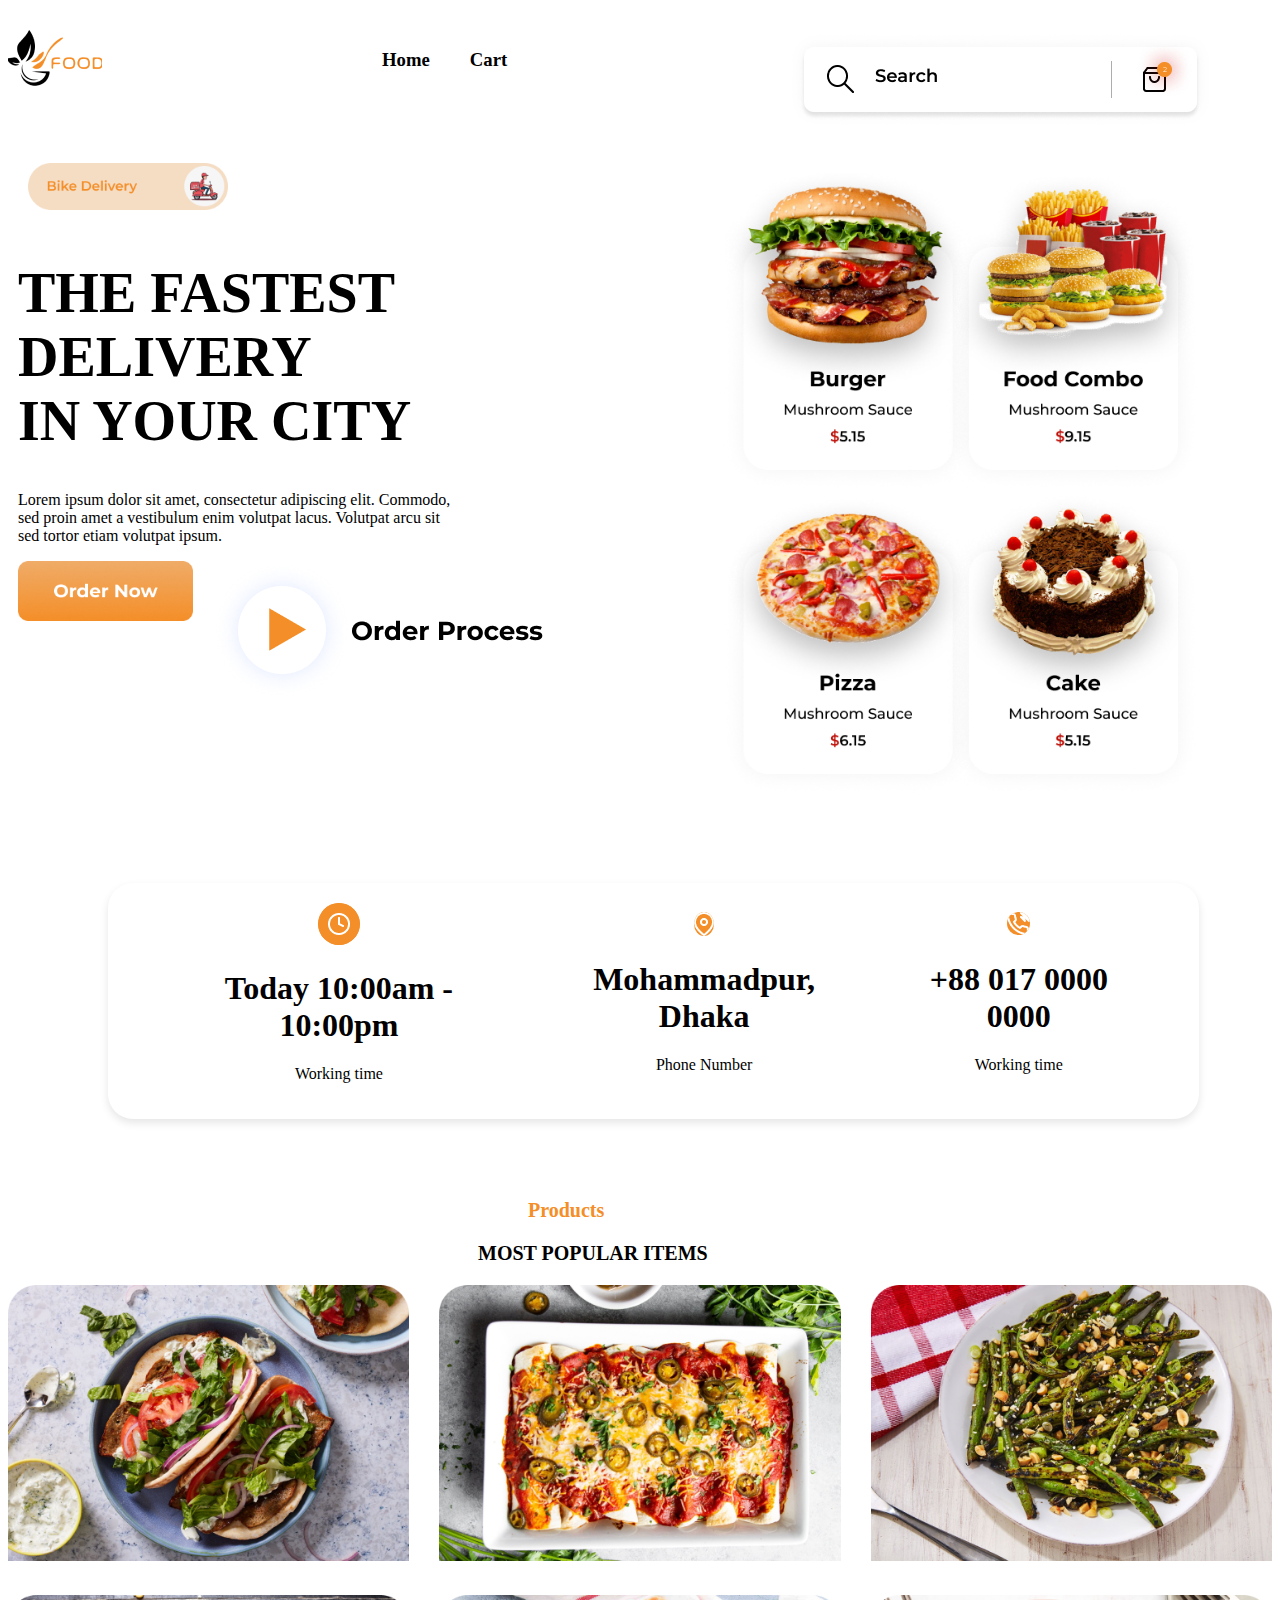
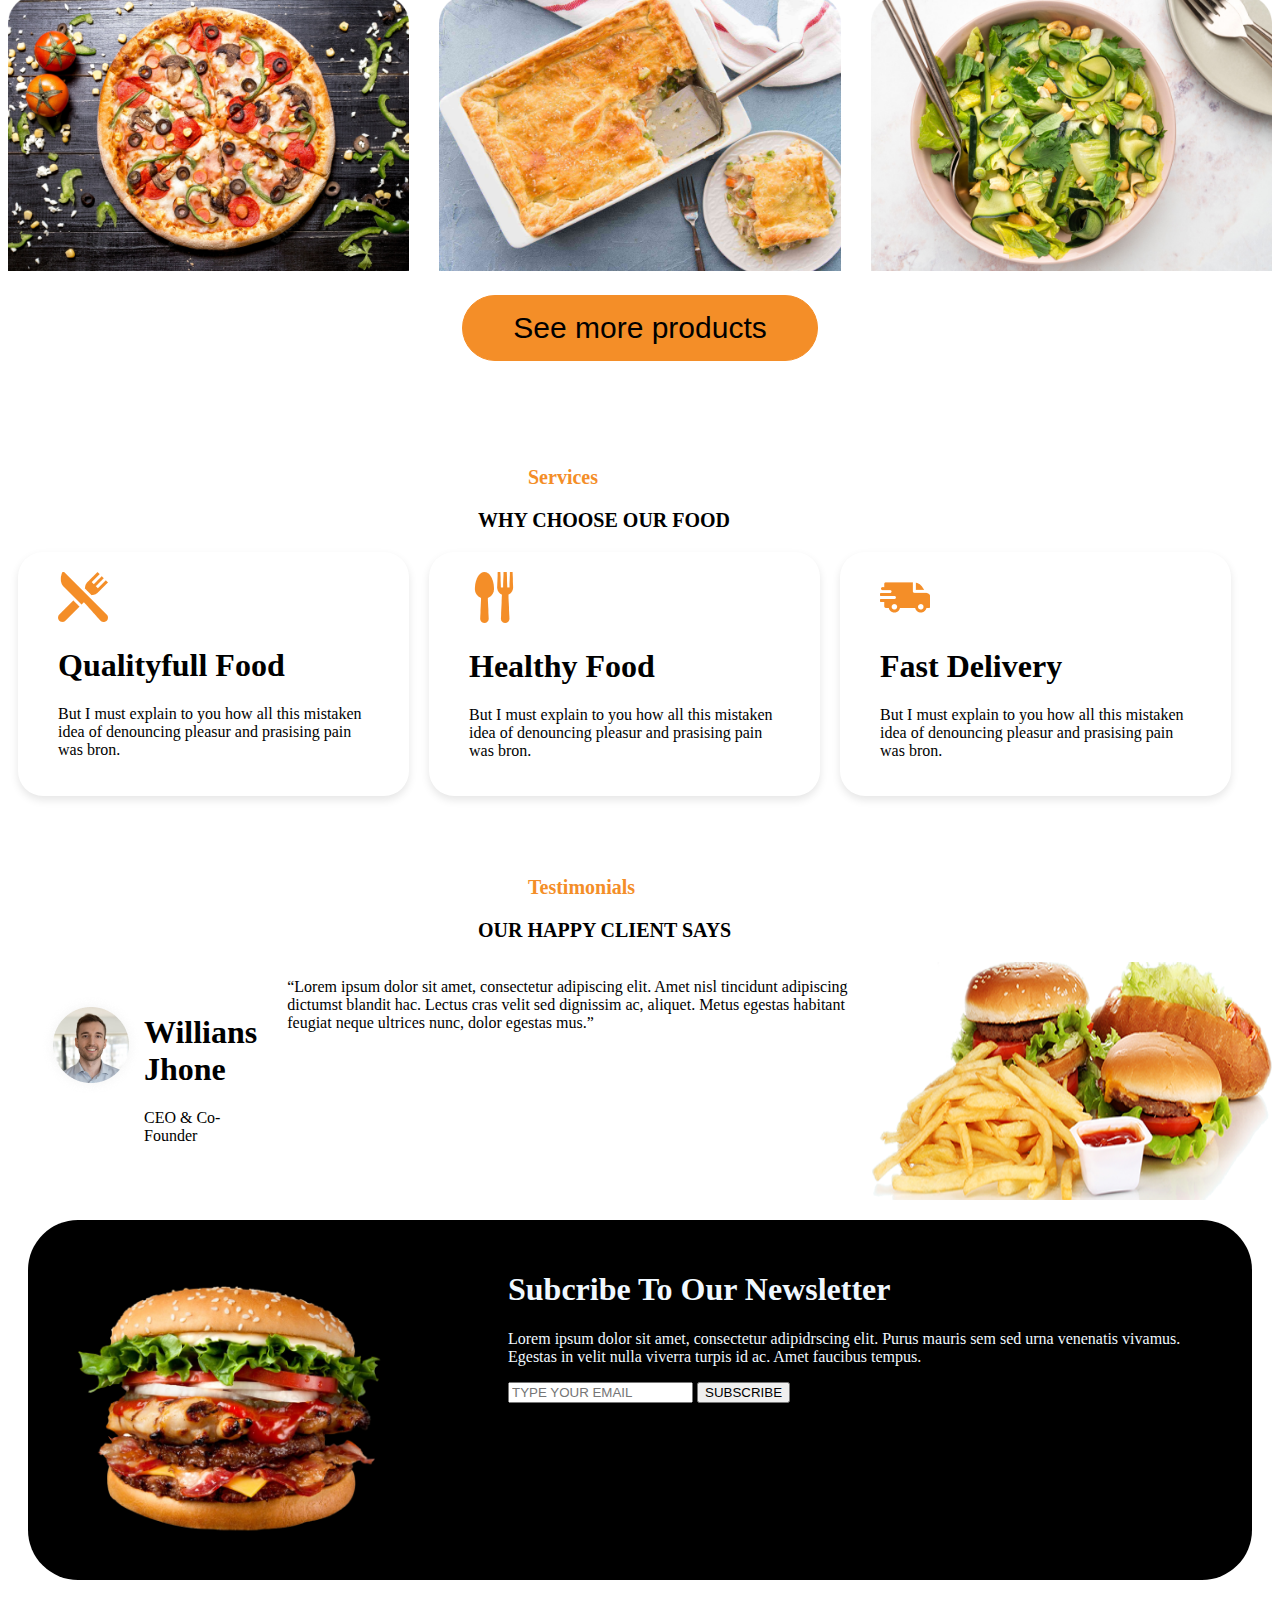
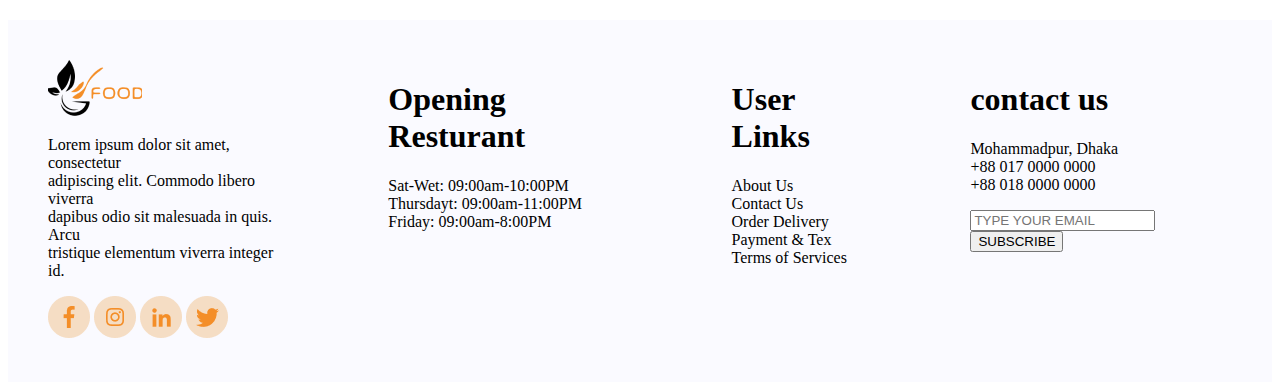
<file: index.html>
<!DOCTYPE html>
<html lang="en">
<head>
    <meta charset="UTF-8">
    <meta name="viewport" content="width=device-width, initial-scale=1.0">
    <title>Document</title>
    
    <link rel="stylesheet" href="./headerr.css">
    <link rel="stylesheet" href="./mainn.css">
    <link rel="stylesheet" href="./foooter.css">
    <link rel="stylesheet" href="./script.js">

</head>
<body class="container">
    <link rel="icon" type="image/png" sizes="32x32" href="./images/favicon-32x32.png">
    <section class="header-container">
        <section class="nav-container">
            <div class="nav">
                <div id="left-menu-id" class="start">
                 <img src="./images/1.png" alt="">
                </div>
                <div class="second">
                    <div class="home">
                        <h3>Home</h3>
                       </div>
                       <div  class="cart">
                           <h3>Cart</h3>
                       </div>
                </div>
               
                <div id="right-menu-id" class="end">
                    <img src="./images/2.png" alt="">
                   </div>

                </div>
                <div class="hero_section">
                    <div class="left_hero_section">
                        <div id="bike" class="bike">
                            <img src="./images/Bike Delivery.png" alt="">
                        </div>
                        <div class="title">
                            <h1>The Fastest <br>
                                Delivery <br>
                                In Your City</h1>
                                <p>Lorem ipsum dolor sit amet, consectetur adipiscing elit. Commodo, <br> sed proin amet a vestibulum enim volutpat lacus. Volutpat arcu sit <br> sed tortor etiam volutpat ipsum. </p>
                        </div>
                        <div class="order_play">
                            <div class="order">
                                <img src="./images/Frame 9.png" alt="">
                            </div>
                            <div class="play">
                                <img src="./images/Order Process.png" alt="">
                               
                            </div>
                        </div>
                       
                    </div>
                    <div class="right_hero_section">
                        <div class="foods">
                            <img src="./images/Food Slider.png" alt=""/>
                        </div>
                        
                    </div>
                </div>
                
               
        </section>
    </section>


    <main>
        <section style=" height: 100%; margin-top: 80px;"
        class="details-container">
        <div class="all_details">
           
        <div class="details">
            
             <div class="icon">
                <img src="./images/Group 19.png" alt=""/>
             </div>  
             <div class="heading">
                <h1>Today 10:00am - 10:00pm  </h1>
             </div> 
                <div class="subheading">
                    <p>Working time</p>
                </div>
                
            </div>
            <div class="divider"></div>
            <div class="details">
                
                    <img src="./images/Group 17.png" alt=""/>
                 
                 <div class="heading">
                    <h1>Mohammadpur, Dhaka </h1>
                 </div>
             <div class="subheading">
                <p>Phone Number</p>
             </div>
                
            </div>
            <div class="divider"></div>
            <div class="details">
                <div class="icon">
                    <img src="./images/Vector (2).png" alt=""/>
                 </div>  
                 <div class="heading">
                    <h1>+88 017 0000 0000 </h1>
                 </div>
               <div class="subheading">
                <p>Working time</p>
               </div>
                
            </div>
        
        </div>
        
       

        </section>
        <section style=" height: 100%; margin-top: 80px;"
        class="item-container">
        <div class="item-title">
            <h3>Products</h3>
            <p>Most Popular items</p>
        </div>
    <div id="items" class="items">
        <div class="item">
            <img src="./images/Mask group.png" alt=""/>
        </div>
        <div class="item">
            <img src="./images/Mask group (1).png" alt=""/>
        </div>
        <div class="item">
            <img src="./images/Mask group (2).png" alt=""/>
        </div>
        <div class="item">
            <img src="./images/Mask group (3).png" alt=""/>
        </div>
        <div class="item">
            <img src="./images/Mask group (4).png" alt=""/>
        </div>
        <div class="item">
            <img src="./images/Mask group (5).png" alt=""/>
        </div>
    </div>
<div class="check-all-product">
    <button onclick="handleShowMoreProduct()">See more products</button>
</div>
</section>

<section style=" height: 100%; margin-top: 80px;"
class="services-container">

<div class="item-title">
    <h3>Services</h3>
    <p>Why Choose Our Food</p>
</div>
<div id="sercices" class="services">
    <div class="service1">
        <img src="./images/Food.png" alt=""/>
        <h1>Qualityfull Food</h1>
        <p>But I must explain to you how all this
            mistaken idea of denouncing pleasur and
            prasising pain was bron.</p>
    </div>
    <div class="service2">
        <img src="./images/Mask group (6).png" alt=""/>
        <h1>Healthy Food</h1>
        <p>But I must explain to you how all this
            mistaken idea of denouncing pleasur and
            prasising pain was bron.</p>
    </div>
    <div class="service3">
        <img src="./images/delivery.png" alt=""/>
        <h1>Fast Delivery</h1>
        <p>But I must explain to you how all this
            mistaken idea of denouncing pleasur and
            prasising pain was bron.</p>
    </div>
    </div>
</section>

<section style=" height: 100%; margin-top: 80px;"
class="testimonial-container">

<div class="item-title">
    <h3>Testimonials</h3>
    <p>Our happy client says</p>
</div>
<div id="testimonials" class="testimonials">
    <div class="testi">
        <div class="testi1">
            <img src="./images/Group 30.png" alt=""/>
        </div>
            <div class="testi_caption">
                <h1>Willians Jhone</h1>
                <p>CEO & Co-Founder</p>
            </div>
           
        </div>
            <p> “Lorem ipsum dolor sit amet, consectetur adipiscing elit. Amet nisl tincidunt adipiscing dictumst blandit hac. Lectus cras velit sed dignissim ac, aliquet. Metus egestas habitant feugiat neque ultrices nunc, dolor egestas mus.”</p>
        
   
    <div class="testimo">
        <img src="./images/junk food.png" alt=""/>
        
   
    
    </div>
</section>
<section>
    <div class="newsletter">
        <div class="burger">
            <img src="./images/burger.png" alt="">
        </div>
        <div class="news">
            <h1>Subcribe To Our Newsletter</h1>
            <p>Lorem ipsum dolor sit amet, consectetur adipidrscing elit. Purus mauris sem sed urna venenatis vivamus. Egestas in velit nulla viverra turpis id ac. Amet faucibus tempus.</p>
            <form onsubmit="handleContact(event)" class="form">
                <input class="input" name="email" type="email" placeholder="TYPE YOUR EMAIL" required/>
                <button type="submit" id="send-btn">SUBSCRIBE</button>
                </form>
        </div>
    </div>
</section>
    </main>
    <footer>
        <section class="footer-container">
            <div class="footer">
                <div class="footer_icon">
                    <img src="./images/1.png" alt="">
                    <p>Lorem ipsum dolor sit amet, consectetur <br> adipiscing elit. Commodo libero viverra <br> dapibus odio sit malesuada in quis. Arcu <br> tristique elementum viverra integer id.</p>
                    <div class="soc-icon">
                        <a href=""><img src="./images/Facebook.png" alt=""></a>
                        <a href=""><img src="./images/Instagram.png" alt=""></a>
                        <a href=""><img src="./images/Linkedin.png" alt=""></a>
                        <a href=""><img src="./images/Twitter.png" alt=""></a>
                    </div>
                </div>
                <div class="opening">
                    <h1>Opening Resturant</h1>
                    <p>Sat-Wet: 09:00am-10:00PM <br>Thursdayt: 09:00am-11:00PM <br>Friday: 09:00am-8:00PM</p>
                </div>
                <div class="user_link">
                    <h1>User Links</h1>
                    <p>About Us <br>Contact Us <br>Order Delivery <br>Payment & Tex <br>Terms of Services</p>
                </div>
                <div class="contact">
                    <h1>contact us</h1>
                    <p>Mohammadpur, Dhaka <br>+88 017 0000 0000 <br>+88 018 0000 0000 <br>  <form onsubmit="handleContact(event)" class="form">
                        <input class="input" name="email" type="email" placeholder="TYPE YOUR EMAIL" required/>
                        <button type="submit" id="send-btn">SUBSCRIBE</button>
                        </form></p>
                </div>
            </div>
           

        </section>
    </footer>
    <script src="./script.js"></script>
</body>
</html>
</file>
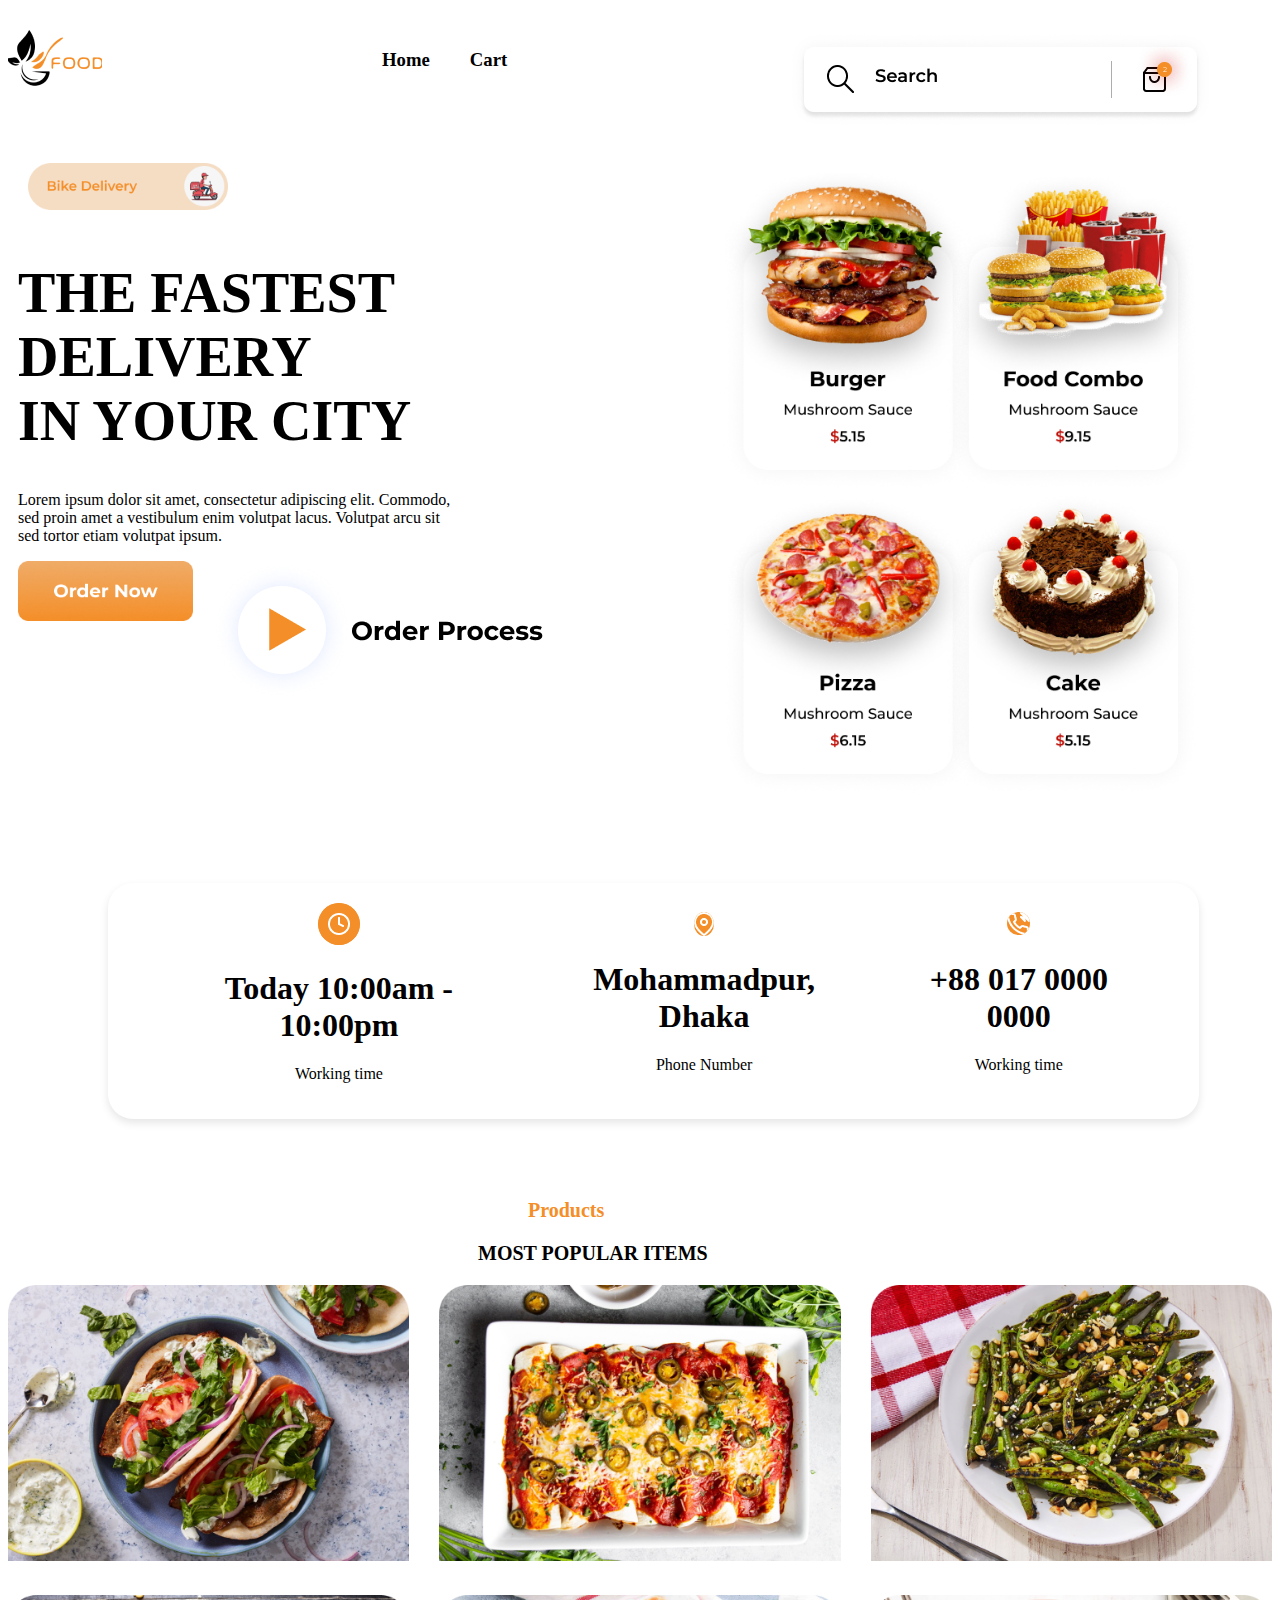
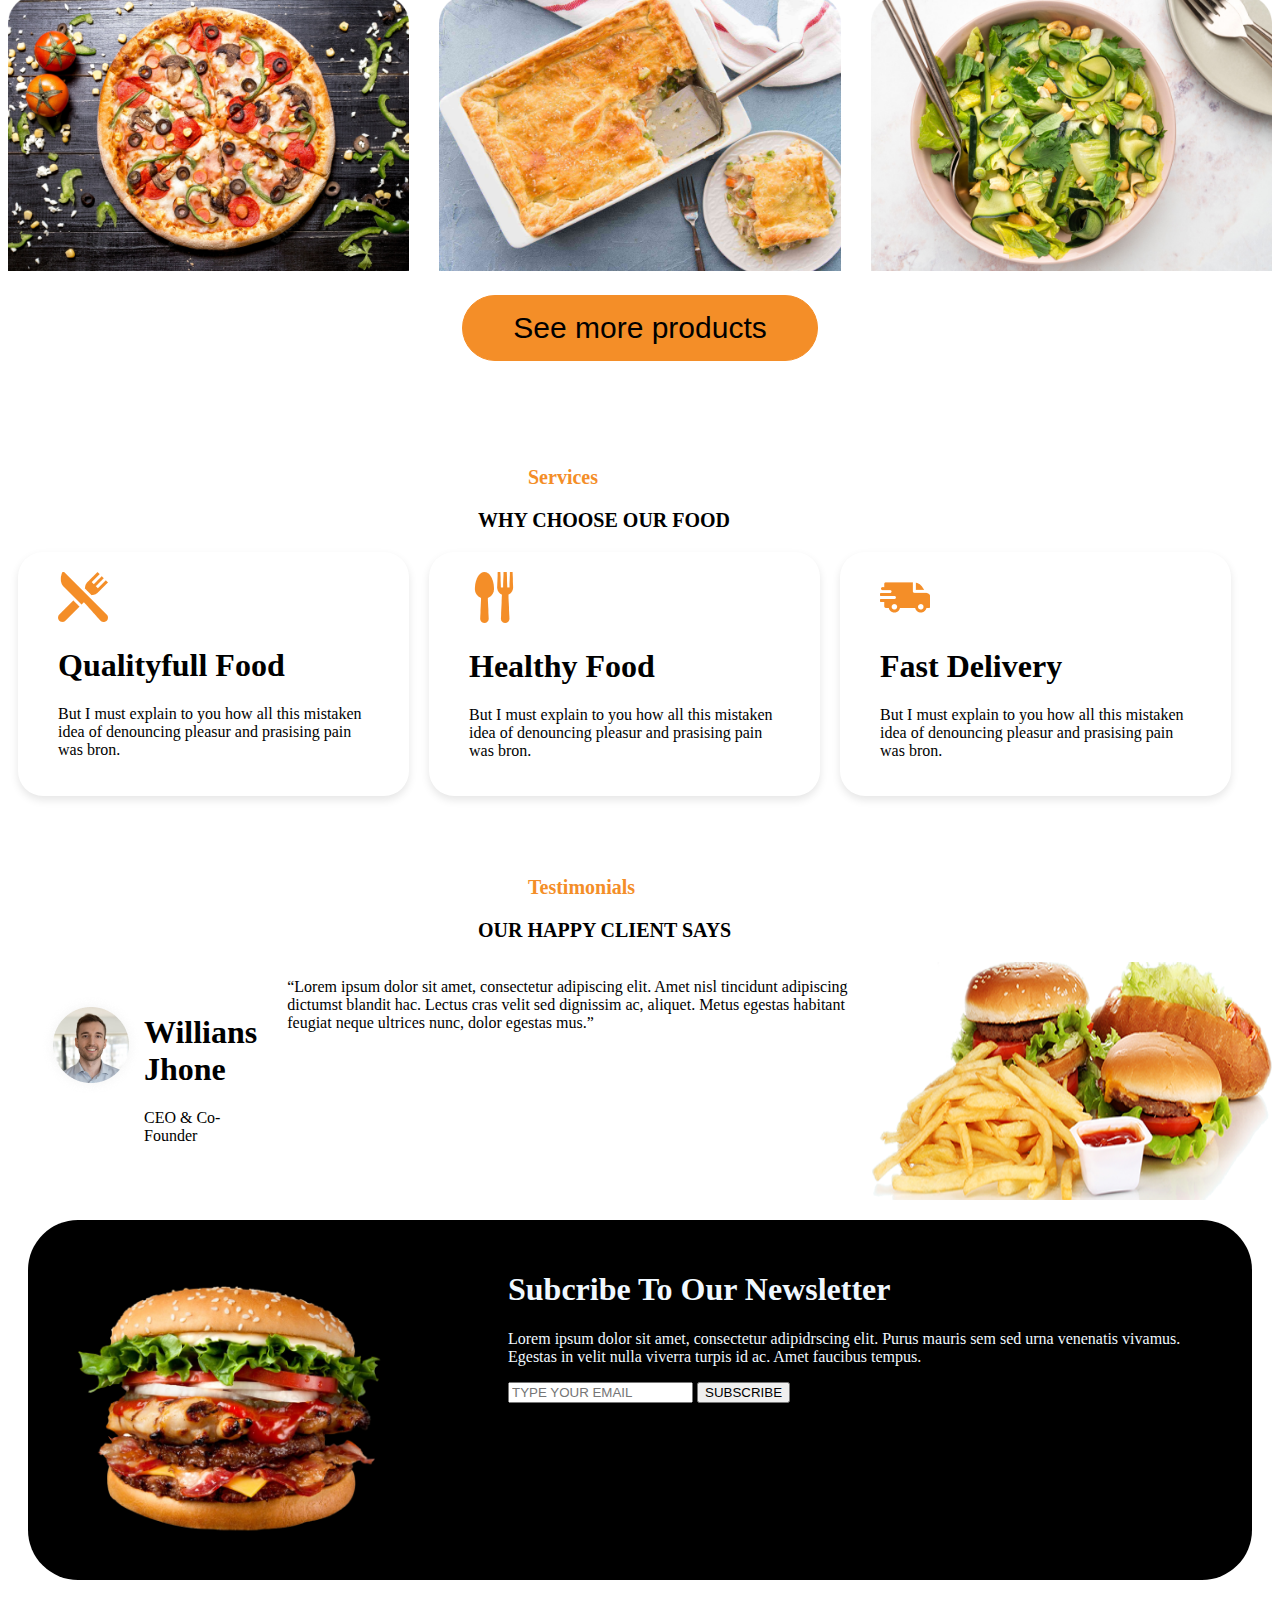
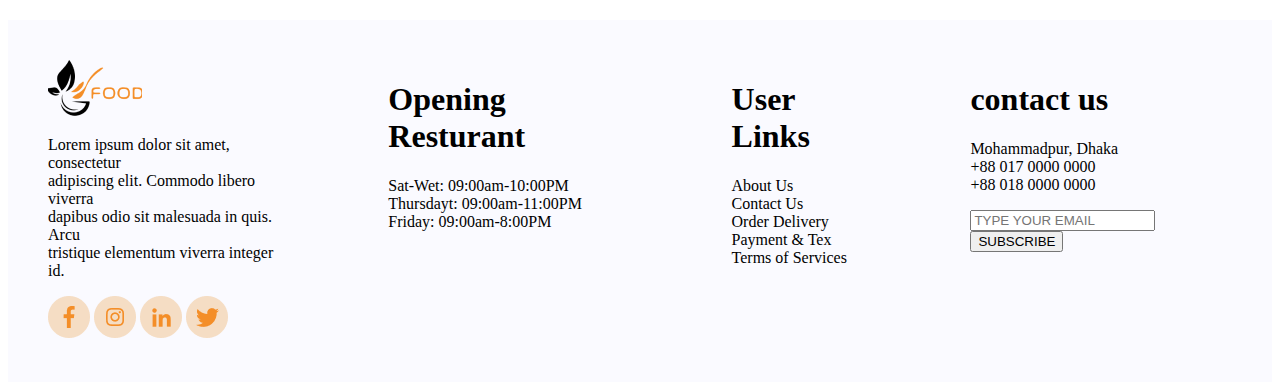
<file: ind.html>
<!DOCTYPE html>
<html lang="en">
<head>
    <meta charset="UTF-8">
    <meta name="viewport" content="width=device-width, initial-scale=1.0">
    <title>Document</title>
    
    <link rel="stylesheet" href="./headerr.css">
    <link rel="stylesheet" href="./mainn.css">
    <link rel="stylesheet" href="./foooter.css">
    <link rel="stylesheet" href="./scriptt.js">

</head>
<body class="container">
    <link rel="icon" type="image/png" sizes="32x32" href="./images/favicon-32x32.png">
    <section class="header-container">
        <section class="nav-container">
            <div class="nav">
                <div id="left-menu-id" class="start">
                 <img src="./images/1.png" alt="">
                </div>
                <div class="second">
                    <div class="home">
                        <h3>Home</h3>
                       </div>
                       <div  class="cart">
                           <h3>Cart</h3>
                       </div>
                </div>
               
                <div id="right-menu-id" class="end">
                    <img src="./images/2.png" alt="">
                   </div>

                </div>
                <div class="hero_section">
                    <div class="left_hero_section">
                        <div id="bike" class="bike">
                            <img src="./images/Bike Delivery.png" alt="">
                        </div>
                        <div class="title">
                            <h1>The Fastest <br>
                                Delivery <br>
                                In Your City</h1>
                                <p>Lorem ipsum dolor sit amet, consectetur adipiscing elit. Commodo, <br> sed proin amet a vestibulum enim volutpat lacus. Volutpat arcu sit <br> sed tortor etiam volutpat ipsum. </p>
                        </div>
                        <div class="order_play">
                            <div class="order">
                                <img src="./images/Frame 9.png" alt="">
                            </div>
                            <div class="play">
                                <img src="./images/Order Process.png" alt="">
                               
                            </div>
                        </div>
                       
                    </div>
                    <div class="right_hero_section">
                        <div class="foods">
                            <img src="./images/Food Slider.png" alt=""/>
                        </div>
                        
                    </div>
                </div>
                
               
        </section>
    </section>


    <main>
        <section style=" height: 100%; margin-top: 80px;"
        class="details-container">
        <div class="all_details">
           
        <div class="details">
            
             <div class="icon">
                <img src="./images/Group 19.png" alt=""/>
             </div>  
             <div class="heading">
                <h1>Today 10:00am - 10:00pm  </h1>
             </div> 
                <div class="subheading">
                    <p>Working time</p>
                </div>
                
            </div>
            <div class="divider"></div>
            <div class="details">
                
                    <img src="./images/Group 17.png" alt=""/>
                 
                 <div class="heading">
                    <h1>Mohammadpur, Dhaka </h1>
                 </div>
             <div class="subheading">
                <p>Phone Number</p>
             </div>
                
            </div>
            <div class="divider"></div>
            <div class="details">
                <div class="icon">
                    <img src="./images/Vector (2).png" alt=""/>
                 </div>  
                 <div class="heading">
                    <h1>+88 017 0000 0000 </h1>
                 </div>
               <div class="subheading">
                <p>Working time</p>
               </div>
                
            </div>
        
        </div>
        
       

        </section>
        <section style=" height: 100%; margin-top: 80px;"
        class="item-container">
        <div class="item-title">
            <h3>Products</h3>
            <p>Most Popular items</p>
        </div>
    <div id="items" class="items">
        <div class="item">
            <img src="./images/Mask group.png" alt=""/>
        </div>
        <div class="item">
            <img src="./images/Mask group (1).png" alt=""/>
        </div>
        <div class="item">
            <img src="./images/Mask group (2).png" alt=""/>
        </div>
        <div class="item">
            <img src="./images/Mask group (3).png" alt=""/>
        </div>
        <div class="item">
            <img src="./images/Mask group (4).png" alt=""/>
        </div>
        <div class="item">
            <img src="./images/Mask group (5).png" alt=""/>
        </div>
    </div>
<div class="check-all-product">
    <button onclick="handleShowMoreProduct()">See more products</button>
</div>
</section>

<section style=" height: 100%; margin-top: 80px;"
class="services-container">

<div class="item-title">
    <h3>Services</h3>
    <p>Why Choose Our Food</p>
</div>
<div id="sercices" class="services">
    <div class="service1">
        <img src="./images/Food.png" alt=""/>
        <h1>Qualityfull Food</h1>
        <p>But I must explain to you how all this
            mistaken idea of denouncing pleasur and
            prasising pain was bron.</p>
    </div>
    <div class="service2">
        <img src="./images/Mask group (6).png" alt=""/>
        <h1>Healthy Food</h1>
        <p>But I must explain to you how all this
            mistaken idea of denouncing pleasur and
            prasising pain was bron.</p>
    </div>
    <div class="service3">
        <img src="./images/delivery.png" alt=""/>
        <h1>Fast Delivery</h1>
        <p>But I must explain to you how all this
            mistaken idea of denouncing pleasur and
            prasising pain was bron.</p>
    </div>
    </div>
</section>

<section style=" height: 100%; margin-top: 80px;"
class="testimonial-container">

<div class="item-title">
    <h3>Testimonials</h3>
    <p>Our happy client says</p>
</div>
<div id="testimonials" class="testimonials">
    <div class="testi">
        <div class="testi1">
            <img src="./images/Group 30.png" alt=""/>
        </div>
            <div class="testi_caption">
                <h1>Willians Jhone</h1>
                <p>CEO & Co-Founder</p>
            </div>
           
        </div>
            <p> “Lorem ipsum dolor sit amet, consectetur adipiscing elit. Amet nisl tincidunt adipiscing dictumst blandit hac. Lectus cras velit sed dignissim ac, aliquet. Metus egestas habitant feugiat neque ultrices nunc, dolor egestas mus.”</p>
        
   
    <div class="testimo">
        <img src="./images/junk food.png" alt=""/>
        
   
    
    </div>
</section>
<section>
    <div class="newsletter">
        <div class="burger">
            <img src="./images/burger.png" alt="">
        </div>
        <div class="news">
            <h1>Subcribe To Our Newsletter</h1>
            <p>Lorem ipsum dolor sit amet, consectetur adipidrscing elit. Purus mauris sem sed urna venenatis vivamus. Egestas in velit nulla viverra turpis id ac. Amet faucibus tempus.</p>
            <form onsubmit="handleContact(event)" class="form">
                <input class="input" name="email" type="email" placeholder="TYPE YOUR EMAIL" required/>
                <button type="submit" id="send-btn">SUBSCRIBE</button>
                </form>
        </div>
    </div>
</section>
    </main>
    <footer>
        <section class="footer-container">
            <div class="footer">
                <div class="footer_icon">
                    <img src="./images/1.png" alt="">
                    <p>Lorem ipsum dolor sit amet, consectetur <br> adipiscing elit. Commodo libero viverra <br> dapibus odio sit malesuada in quis. Arcu <br> tristique elementum viverra integer id.</p>
                    <div class="soc-icon">
                        <a href=""><img src="./images/Facebook.png" alt=""></a>
                        <a href=""><img src="./images/Instagram.png" alt=""></a>
                        <a href=""><img src="./images/Linkedin.png" alt=""></a>
                        <a href=""><img src="./images/Twitter.png" alt=""></a>
                    </div>
                </div>
                <div class="opening">
                    <h1>Opening Resturant</h1>
                    <p>Sat-Wet: 09:00am-10:00PM <br>Thursdayt: 09:00am-11:00PM <br>Friday: 09:00am-8:00PM</p>
                </div>
                <div class="user_link">
                    <h1>User Links</h1>
                    <p>About Us <br>Contact Us <br>Order Delivery <br>Payment & Tex <br>Terms of Services</p>
                </div>
                <div class="contact">
                    <h1>contact us</h1>
                    <p>Mohammadpur, Dhaka <br>+88 017 0000 0000 <br>+88 018 0000 0000 <br>  <form onsubmit="handleContact(event)" class="form">
                        <input class="input" name="email" type="email" placeholder="TYPE YOUR EMAIL" required/>
                        <button type="submit" id="send-btn">SUBSCRIBE</button>
                        </form></p>
                </div>
            </div>
           

        </section>
    </footer>
    <script src="./scriptt.js"></script>
</body>
</html>
</file>
<file: headerr.css>
.nav{
    display: flex;
    gap: 280px;
    margin-top: 20px;
    padding: 10px 0px;
}
.second{
    display: flex;
    gap: 40px;
    justify-content: center;
  
}
#right-menu-id{
    width: 20px;
}
.hero_section{
    display: flex;
    gap: 150px;
}
.left_hero_section{
    padding: 10px;
}
.bike img{
    width: 200px;
    padding: 10px;
}
.title h1{
    font-family: Montserrat;
font-size: 56px;
font-weight: 500;

text-align: left;

    text-transform: uppercase;
    font-weight: bolder;
    
}
.order_play{
    display: flex;
    gap: 20px;
}
  
.order img{
    width: 175px;
}
.right_hero_section img{
    width: 500px;
}
</file>
<file: mainn.css>
.all_details{
    display: flex;
    justify-content: space-around;
    align-items: center;
    background-color: white;
    border-radius: 25px;
    padding: 20px 40px;
    box-shadow: 0 4px 8px rgba(0, 0, 0, 0.1);
    max-width: 80%;
    margin-left: 100px;
}

.details {
    
    gap: 30px;
    justify-content: space-around;
        align-items: center;
        text-align: center;
        padding: 0 20px;
}
 .details img{
    background-color: #F48E28;
    border-radius: 100%;
    border-width: 200%;
  
    
}

.item-title h3{
    margin: 20px;
    font-size: 20px;
   color:#F48E28 ;
    padding: 0px 500px;
    
}
.item-title p{
    margin: 20px;
    font-size: 20px;
    font-weight: bolder;
    text-transform: uppercase;
    padding: 0px 450px;
    font-weight: 600;
}
.items{
    display: grid;
   /* grid-template-columns: auto auto;*/
   grid-template-columns: repeat(3, 1fr);
   gap: 30px;
}
.item img{
    width: 100%;
}
.check-all-product{
    display: flex;
    justify-content: center;
  
}
.check-all-product button{
    padding: 15px 50px;
    background-color: #F48E28;
    margin-top: 20px;
    margin-bottom: 25px;
    border-top: 1px solid #F48E28;
    border-bottom: 1px solid #F48E28;
    border-left: 1px solid #F48E28;
    border-right: 1px solid #F48E28;
    font-size: 30px;
    border-radius: 50px;
}
.services{
    display: flex;
    gap: 20px;
    margin-left: 10px;
    margin-right: 10px;
}
.service1{
    
    justify-content: space-around;
    align-items: center;
    background-color: white;
    border-radius: 25px;
    padding: 20px 40px;
    box-shadow: 0 4px 8px rgba(0, 0, 0, 0.1);
    max-width: 25%;
}
.service2{
    
    justify-content: space-around;
    align-items: center;
    background-color: white;
    border-radius: 25px;
    padding: 20px 40px;
    box-shadow: 0 4px 8px rgba(0, 0, 0, 0.1);
    max-width: 25%;
}
.service3{
    
    justify-content: space-around;
    align-items: center;
    background-color: white;
    border-radius: 25px;
    padding: 20px 40px;
    box-shadow: 0 4px 8px rgba(0, 0, 0, 0.1);
    max-width: 25%;
}
.testimonials{
    display: flex;
}
.testi{
    display: flex;
    justify-content: center;
    padding: 30px;
}
.testi2{
    flex-direction: row;
}
.testimo{
    display: flex;
}
.testimo img{
    width: 400px;
}
.newsletter{
    display: flex;
    margin: 20px;
    height: 300px;
    padding: 30px;
    gap: 100px;
    color: aliceblue;
    background-color: black;
    border-radius: 50px;
}
.burger img{
    width: 350px;
}
</file>
<file: foooter.css>
.footer{
    display: flex;
    gap: 100px;
    padding: 40px;
    margin-top: 40px;
    background-color:  #FAFAFF;
    ;
}
.footer_desc{
    flex-direction: row;
}
.soc-icon{
    gap: 80px;
}
</file>
